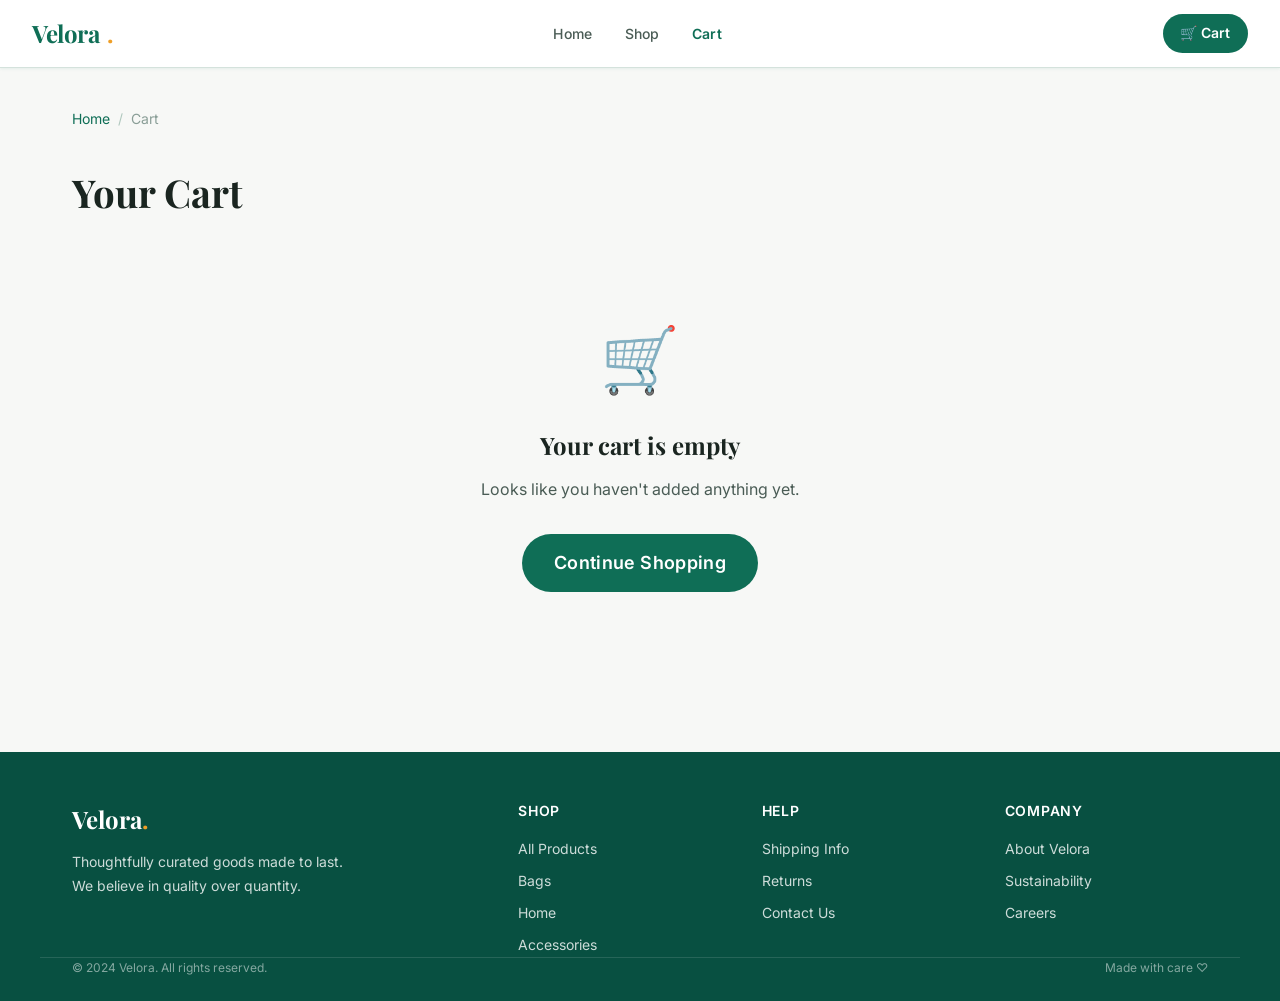
<file: cart.html>
<!DOCTYPE html>
<html lang="en">
<head>
  <meta charset="UTF-8">
  <meta name="viewport" content="width=device-width, initial-scale=1.0">
  <title>Your Cart — Velora</title>
  <link rel="preconnect" href="https://fonts.googleapis.com">
  <link href="https://fonts.googleapis.com/css2?family=Playfair+Display:wght@700&family=Inter:wght@400;500;600;700&display=swap" rel="stylesheet">
  <link rel="stylesheet" href="css/style.css">
  <link rel="stylesheet" href="css/animations.css">
  <link rel="stylesheet" href="css/responsive.css">
  <style>
    .page-title {
      font-family: var(--font-display);
      font-size: 2.4rem;
      margin-bottom: 0.25rem;
    }
    .cart-layout {
      display: grid;
      grid-template-columns: 1fr;
      gap: 2.5rem;
      align-items: start;
    }
    /* Cart Items */
    .cart-item {
      display: grid;
      grid-template-columns: 80px 1fr auto auto auto;
      align-items: center;
      gap: 1.25rem;
      padding: 1.25rem 0;
      border-bottom: 1px solid var(--color-border);
      transition: opacity 0.25s ease, transform 0.25s ease;
    }
    .cart-item:last-child { border-bottom: none; }
    .cart-item__image {
      width: 80px;
      height: 80px;
      border-radius: var(--radius-md);
      overflow: hidden;
      background: var(--color-surface-alt);
    }
    .cart-item__image img { width: 100%; height: 100%; object-fit: cover; }
    .cart-item__name { font-weight: 600; font-size: var(--font-size-md); margin-bottom: 2px; }
    .cart-item__price { font-size: var(--font-size-sm); color: var(--color-text-muted); }
    .cart-item__qty {
      display: flex;
      align-items: center;
      border: 1.5px solid var(--color-border);
      border-radius: var(--radius-full);
      overflow: hidden;
    }
    .qty-btn {
      width: 34px;
      height: 34px;
      display: flex;
      align-items: center;
      justify-content: center;
      background: none;
      border: none;
      cursor: pointer;
      font-size: 1.1rem;
      font-weight: 600;
      color: var(--color-text-primary);
      transition: background var(--transition);
    }
    .qty-btn:hover { background: var(--color-surface-alt); }
    .qty-val { min-width: 32px; text-align: center; font-weight: 600; }
    .cart-item__subtotal { font-weight: 700; font-size: var(--font-size-md); color: var(--color-primary); min-width: 70px; text-align: right; }
    .cart-item__remove {
      width: 32px;
      height: 32px;
      border-radius: 50%;
      border: none;
      background: none;
      cursor: pointer;
      color: var(--color-text-muted);
      font-size: 1rem;
      display: flex;
      align-items: center;
      justify-content: center;
      transition: background var(--transition), color var(--transition);
    }
    .cart-item__remove:hover { background: var(--color-error-bg); color: var(--color-error); }

    /* Cart Summary Card */
    .cart-summary {
      background: var(--color-surface);
      border: 1px solid var(--color-border);
      border-radius: var(--radius-xl);
      padding: 2rem;
    }
    .summary-title { font-family: var(--font-display); font-size: 1.4rem; margin-bottom: 1.5rem; }
    .summary-row {
      display: flex;
      justify-content: space-between;
      align-items: center;
      padding: 0.65rem 0;
      font-size: var(--font-size-sm);
      color: var(--color-text-secondary);
      border-bottom: 1px solid var(--color-border);
    }
    .summary-row:last-of-type { border-bottom: none; }
    .summary-total {
      display: flex;
      justify-content: space-between;
      align-items: center;
      padding: 1rem 0 0;
      font-weight: 700;
      font-size: 1.2rem;
      color: var(--color-text-primary);
      border-top: 2px solid var(--color-primary);
      margin-top: 0.5rem;
    }
    .summary-total span:last-child { color: var(--color-primary); }
    .shipping-note { font-size: var(--font-size-xs); color: var(--color-text-muted); margin-top: 0.75rem; text-align: center; }

    @media (max-width: 767px) {
      .cart-item { grid-template-columns: 64px 1fr; }
      .cart-item__qty, .cart-item__subtotal, .cart-item__remove { grid-column: 2; }
    }
  </style>
</head>
<body>
  <div id="navbar-container"></div>

  <main>
    <div class="container">
      <div style="padding: 2.5rem 0 0;">
        <div class="breadcrumb">
          <a href="index.html">Home</a>
          <span class="breadcrumb__sep">/</span>
          <span>Cart</span>
        </div>
        <h1 class="page-title">Your Cart</h1>
      </div>

      <!-- Empty State -->
      <div id="cart-empty" class="empty-state" style="display:none;">
        <div class="empty-state__icon">🛒</div>
        <h3 class="empty-state__title">Your cart is empty</h3>
        <p class="empty-state__text">Looks like you haven't added anything yet.</p>
        <a href="products.html" class="btn btn-primary btn-lg">Continue Shopping</a>
      </div>

      <!-- Cart Content -->
      <div id="cart-content" class="cart-layout" style="display:none; padding: 2rem 0;">
        <div>
          <div id="cart-items"></div>
          <div style="margin-top: 1.5rem;">
            <a href="products.html" class="btn btn-ghost">← Continue Shopping</a>
          </div>
        </div>
        <aside class="cart-summary">
          <h2 class="summary-title">Order Summary</h2>
          <div class="summary-row">
            <span>Subtotal</span>
            <span id="cart-subtotal">₹0.00</span>
          </div>
          <div class="summary-row">
            <span>Tax (10%)</span>
            <span id="cart-tax">₹0.00</span>
          </div>
          <div class="summary-row">
            <span>Shipping</span>
            <span style="color:var(--color-success); font-weight:600;">Free</span>
          </div>
          <div class="summary-total">
            <span>Total</span>
            <span id="cart-total">₹0.00</span>
          </div>
          <p class="shipping-note">🚚 Free shipping on orders over ₹1,999</p>
          <a href="checkout.html" class="btn btn-primary btn-full btn-lg" style="margin-top: 1.5rem;">
            Proceed to Checkout →
          </a>
        </aside>
      </div>
    </div>
  </main>

  <div id="footer-container"></div>

  <script src="js/main.js"></script>
  <script src="js/cart.js"></script>
  <script>
    document.addEventListener('DOMContentLoaded', renderCartPage);
  </script>
</body>
</html>
</file>
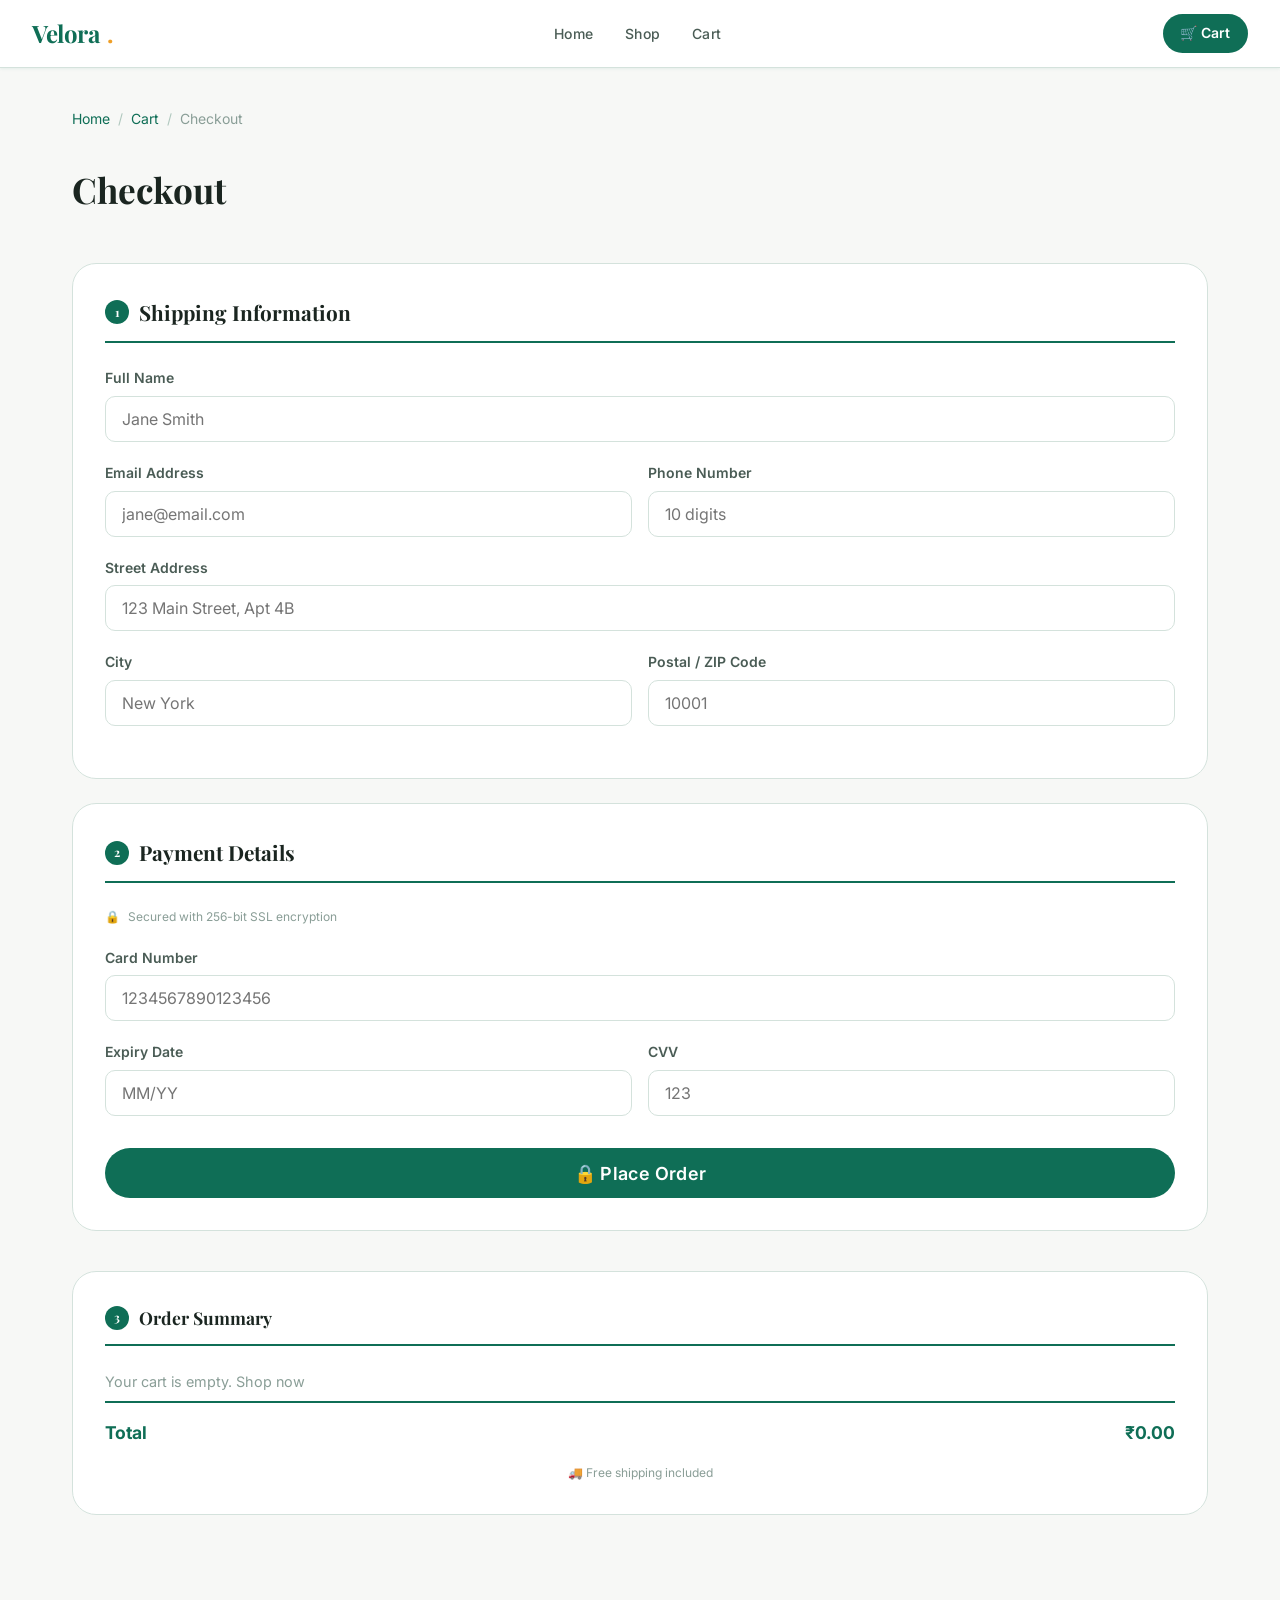
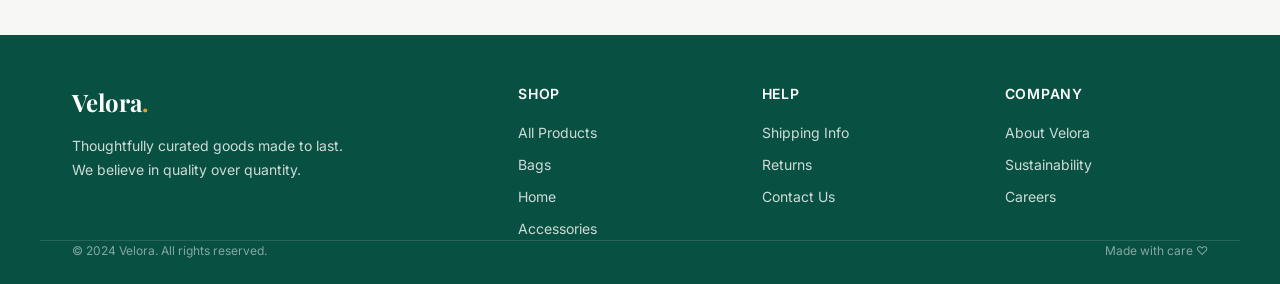
<file: checkout.html>
<!DOCTYPE html>
<html lang="en">
<head>
  <meta charset="UTF-8">
  <meta name="viewport" content="width=device-width, initial-scale=1.0">
  <title>Checkout — Velora</title>
  <link rel="preconnect" href="https://fonts.googleapis.com">
  <link href="https://fonts.googleapis.com/css2?family=Playfair+Display:wght@700&family=Inter:wght@400;500;600;700&display=swap" rel="stylesheet">
  <link rel="stylesheet" href="css/style.css">
  <link rel="stylesheet" href="css/animations.css">
  <link rel="stylesheet" href="css/responsive.css">
  <style>
    .checkout-layout {
      display: grid;
      grid-template-columns: 1fr;
      gap: 2.5rem;
      padding: 2.5rem 0;
      align-items: start;
    }
    .checkout-card {
      background: var(--color-surface);
      border: 1px solid var(--color-border);
      border-radius: var(--radius-xl);
      padding: 2rem;
    }
    .checkout-section-title {
      font-family: var(--font-display);
      font-size: 1.3rem;
      margin-bottom: 1.5rem;
      padding-bottom: 0.75rem;
      border-bottom: 2px solid var(--color-primary);
      display: flex;
      align-items: center;
      gap: 0.6rem;
    }
    .form-row { display: grid; grid-template-columns: 1fr; gap: 0; }
    .secure-badge {
      display: flex;
      align-items: center;
      gap: 8px;
      font-size: var(--font-size-xs);
      color: var(--color-text-muted);
      margin-bottom: 1.25rem;
    }
    .secure-badge span { color: var(--color-success); }
    .order-summary-item {
      display: flex;
      justify-content: space-between;
      padding: 0.65rem 0;
      font-size: var(--font-size-sm);
      border-bottom: 1px solid var(--color-border);
    }
    .order-summary-item:last-child { border-bottom: none; }
    .order-total {
      display: flex;
      justify-content: space-between;
      font-weight: 700;
      font-size: 1.1rem;
      padding: 1rem 0 0;
      border-top: 2px solid var(--color-primary);
      margin-top: 0.5rem;
      color: var(--color-primary);
    }
    .step-label {
      background: var(--color-primary);
      color: white;
      width: 24px;
      height: 24px;
      border-radius: 50%;
      display: flex;
      align-items: center;
      justify-content: center;
      font-size: 0.75rem;
      font-weight: 700;
    }
  </style>
</head>
<body>
  <div id="navbar-container"></div>

  <main>
    <div class="container">
      <div style="padding: 2.5rem 0 0;">
        <div class="breadcrumb">
          <a href="index.html">Home</a>
          <span class="breadcrumb__sep">/</span>
          <a href="cart.html">Cart</a>
          <span class="breadcrumb__sep">/</span>
          <span>Checkout</span>
        </div>
        <h1 style="font-family: var(--font-display); font-size: 2.2rem; margin-bottom: 0.25rem;">Checkout</h1>
      </div>

      <div class="checkout-layout" id="checkout-layout">
        <form id="checkout-form" onsubmit="handleCheckoutSubmit(event)" novalidate>
          <!-- Shipping Info -->
          <div class="checkout-card" style="margin-bottom: 1.5rem;">
            <h2 class="checkout-section-title">
              <span class="step-label">1</span> Shipping Information
            </h2>
            <div class="form-group">
              <label class="form-label" for="fullName">Full Name</label>
              <input class="form-input" type="text" id="fullName" name="fullName" autocomplete="name" placeholder="Jane Smith">
              <p class="error-msg" id="fullName-error"></p>
            </div>
            <div class="form-row">
              <div class="form-group">
                <label class="form-label" for="email">Email Address</label>
                <input class="form-input" type="email" id="email" name="email" autocomplete="email" placeholder="jane@email.com">
                <p class="error-msg" id="email-error"></p>
              </div>
              <div class="form-group">
                <label class="form-label" for="phone">Phone Number</label>
                <input class="form-input" type="tel" id="phone" name="phone" autocomplete="tel" placeholder="10 digits">
                <p class="error-msg" id="phone-error"></p>
              </div>
            </div>
            <div class="form-group">
              <label class="form-label" for="street">Street Address</label>
              <input class="form-input" type="text" id="street" name="street" autocomplete="street-address" placeholder="123 Main Street, Apt 4B">
              <p class="error-msg" id="street-error"></p>
            </div>
            <div class="form-row">
              <div class="form-group">
                <label class="form-label" for="city">City</label>
                <input class="form-input" type="text" id="city" name="city" autocomplete="address-level2" placeholder="New York">
                <p class="error-msg" id="city-error"></p>
              </div>
              <div class="form-group">
                <label class="form-label" for="postal">Postal / ZIP Code</label>
                <input class="form-input" type="text" id="postal" name="postal" autocomplete="postal-code" placeholder="10001">
                <p class="error-msg" id="postal-error"></p>
              </div>
            </div>
          </div>

          <!-- Payment -->
          <div class="checkout-card">
            <h2 class="checkout-section-title">
              <span class="step-label">2</span> Payment Details
            </h2>
            <p class="secure-badge"><span>🔒</span> Secured with 256-bit SSL encryption</p>
            <div class="form-group">
              <label class="form-label" for="cardNumber">Card Number</label>
              <input class="form-input" type="text" id="cardNumber" name="cardNumber" maxlength="16" placeholder="1234567890123456">
              <p class="error-msg" id="cardNumber-error"></p>
            </div>
            <div class="form-row">
              <div class="form-group">
                <label class="form-label" for="expiry">Expiry Date</label>
                <input class="form-input" type="text" id="expiry" name="expiry" maxlength="5" placeholder="MM/YY">
                <p class="error-msg" id="expiry-error"></p>
              </div>
              <div class="form-group">
                <label class="form-label" for="cvv">CVV</label>
                <input class="form-input" type="text" id="cvv" name="cvv" maxlength="3" placeholder="123">
                <p class="error-msg" id="cvv-error"></p>
              </div>
            </div>
            <button type="submit" class="btn btn-primary btn-full btn-lg" style="margin-top: 0.75rem;">
              🔒 Place Order
            </button>
          </div>
        </form>

        <!-- Order Summary -->
        <aside class="checkout-card" id="order-summary-aside">
          <h2 class="checkout-section-title" style="font-size:1.1rem;">
            <span class="step-label">3</span> Order Summary
          </h2>
          <div id="checkout-items"></div>
          <div class="order-total">
            <span>Total</span>
            <span id="checkout-total">₹0.00</span>
          </div>
          <p style="font-size:var(--font-size-xs); color:var(--color-text-muted); margin-top:1rem; text-align:center;">
            🚚 Free shipping included
          </p>
        </aside>
      </div>
    </div>
  </main>

  <div id="footer-container"></div>

  <script src="js/main.js"></script>
  <script src="js/cart.js"></script>
  <script src="js/validation.js"></script>
  <script>
    /* Render order summary sidebar */
    function renderOrderSummary() {
      const container = document.getElementById('checkout-items');
      const totalEl = document.getElementById('checkout-total');
      const cart = getCart();

      if (!container) return;

      if (cart.length === 0) {
        container.innerHTML = '<p style="color:var(--color-text-muted); font-size:0.9rem;">Your cart is empty. <a href="products.html">Shop now</a></p>';
        return;
      }

      container.innerHTML = cart.map(item => `
        <div class="order-summary-item">
          <span>${item.name} <strong>×${item.quantity}</strong></span>
          <span>₹${(item.price * item.quantity).toFixed(2)}</span>
        </div>
      `).join('');

      const subtotal = getCartSubtotal();
      const total = subtotal * 1.1;
      if (totalEl) totalEl.textContent = `₹${total.toFixed(2)}`;
    }

    /* Auto-format expiry date MM/YY */
    document.addEventListener('DOMContentLoaded', () => {
      renderOrderSummary();
      const expiryInput = document.getElementById('expiry');
      if (expiryInput) {
        expiryInput.addEventListener('input', function () {
          let val = this.value.replace(/\D/g, '');
          if (val.length >= 3) val = val.slice(0, 2) + '/' + val.slice(2, 4);
          this.value = val;
        });
      }
    });
  </script>
</body>
</html>
</file>
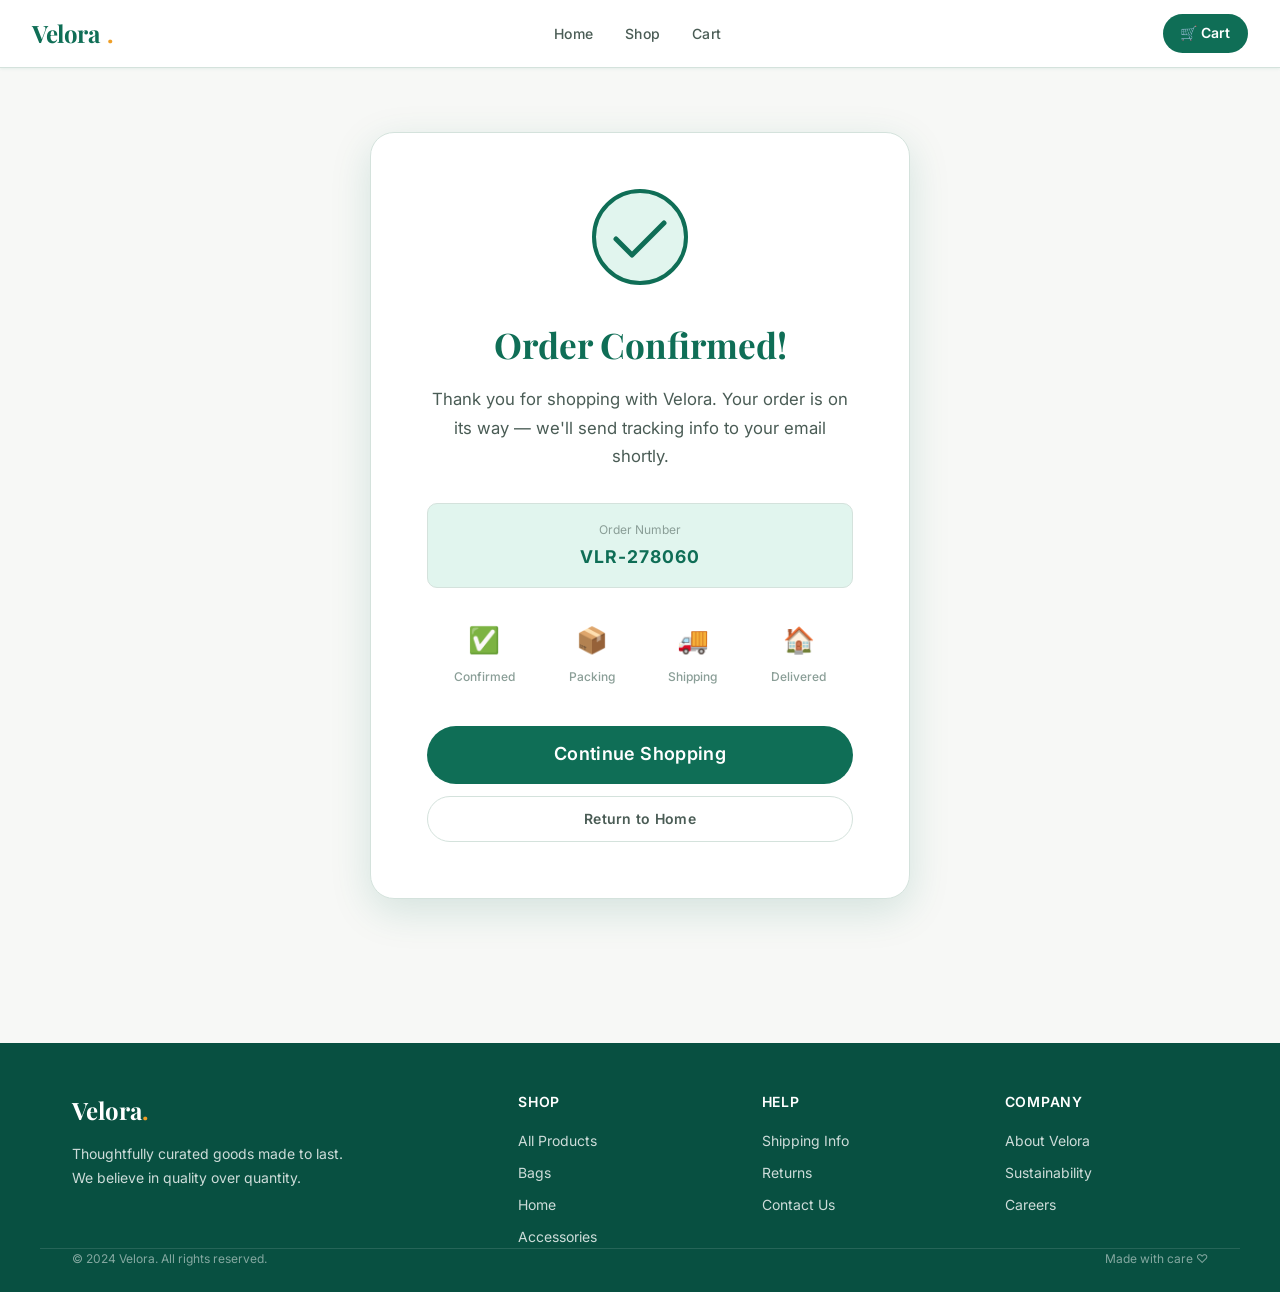
<file: confirmation.html>
<!DOCTYPE html>
<html lang="en">
<head>
  <meta charset="UTF-8">
  <meta name="viewport" content="width=device-width, initial-scale=1.0">
  <title>Order Confirmed — Velora</title>
  <link rel="preconnect" href="https://fonts.googleapis.com">
  <link href="https://fonts.googleapis.com/css2?family=Playfair+Display:wght@700&family=Inter:wght@400;500;600;700&display=swap" rel="stylesheet">
  <link rel="stylesheet" href="css/style.css">
  <link rel="stylesheet" href="css/animations.css">
  <link rel="stylesheet" href="css/responsive.css">
  <style>
    .confirm-page {
      min-height: 80vh;
      display: flex;
      align-items: center;
      justify-content: center;
      padding: 4rem 2rem;
    }
    .confirm-card {
      background: var(--color-surface);
      border: 1px solid var(--color-border);
      border-radius: var(--radius-xl);
      padding: 3.5rem;
      max-width: 540px;
      width: 100%;
      text-align: center;
      box-shadow: var(--shadow-lg);
    }
    .confirm-icon {
      width: 96px;
      height: 96px;
      margin: 0 auto 2rem;
      animation: confirmCircle 0.5s cubic-bezier(0.34, 1.56, 0.64, 1) both;
    }
    .confirm-title {
      font-family: var(--font-display);
      font-size: 2.2rem;
      color: var(--color-primary);
      margin-bottom: 0.75rem;
    }
    .confirm-subtitle { font-size: 1.05rem; color: var(--color-text-secondary); margin-bottom: 2rem; line-height: 1.7; }
    .confirm-order-num {
      background: var(--color-success-bg);
      border: 1px solid var(--color-border);
      border-radius: var(--radius-md);
      padding: 1rem 1.5rem;
      margin-bottom: 2rem;
    }
    .confirm-order-num p { font-size: var(--font-size-xs); color: var(--color-text-muted); margin-bottom: 4px; }
    .confirm-order-num span { font-weight: 700; font-size: 1.1rem; color: var(--color-primary); letter-spacing: 0.06em; }
    .confirm-steps {
      display: flex;
      justify-content: space-around;
      margin-bottom: 2.5rem;
      text-align: center;
    }
    .confirm-step__icon { font-size: 1.6rem; margin-bottom: 0.35rem; }
    .confirm-step__label { font-size: 0.75rem; color: var(--color-text-muted); font-weight: 500; }
    .confirm-actions { display: flex; flex-direction: column; gap: 0.75rem; }
  </style>
</head>
<body>
  <div id="navbar-container"></div>

  <main>
    <div class="confirm-page">
      <div class="confirm-card">
        <div class="confirm-icon">
          <svg viewBox="0 0 96 96" fill="none" xmlns="http://www.w3.org/2000/svg">
            <circle cx="48" cy="48" r="46" fill="#E1F5EE" stroke="#0F6E56" stroke-width="4"/>
            <path class="confirm-check" d="M24 50 L40 66 L72 34" stroke="#0F6E56" stroke-width="5" stroke-linecap="round" stroke-linejoin="round" fill="none" stroke-dasharray="100" stroke-dashoffset="0"/>
          </svg>
        </div>
        <h1 class="confirm-title">Order Confirmed!</h1>
        <p class="confirm-subtitle">Thank you for shopping with Velora. Your order is on its way — we'll send tracking info to your email shortly.</p>

        <div class="confirm-order-num">
          <p>Order Number</p>
          <span id="order-number">VLR-000000</span>
        </div>

        <div class="confirm-steps">
          <div>
            <div class="confirm-step__icon">✅</div>
            <div class="confirm-step__label">Confirmed</div>
          </div>
          <div>
            <div class="confirm-step__icon">📦</div>
            <div class="confirm-step__label">Packing</div>
          </div>
          <div>
            <div class="confirm-step__icon">🚚</div>
            <div class="confirm-step__label">Shipping</div>
          </div>
          <div>
            <div class="confirm-step__icon">🏠</div>
            <div class="confirm-step__label">Delivered</div>
          </div>
        </div>

        <div class="confirm-actions">
          <a href="products.html" class="btn btn-primary btn-lg">Continue Shopping</a>
          <a href="index.html" class="btn btn-ghost">Return to Home</a>
        </div>
      </div>
    </div>
  </main>

  <div id="footer-container"></div>

  <script src="js/main.js"></script>
  <script src="js/cart.js"></script>
  <script>
    /* Generate a fake order number */
    document.addEventListener('DOMContentLoaded', () => {
      const orderNum = 'VLR-' + Math.floor(100000 + Math.random() * 900000);
      const el = document.getElementById('order-number');
      if (el) el.textContent = orderNum;
    });
  </script>
</body>
</html>
</file>
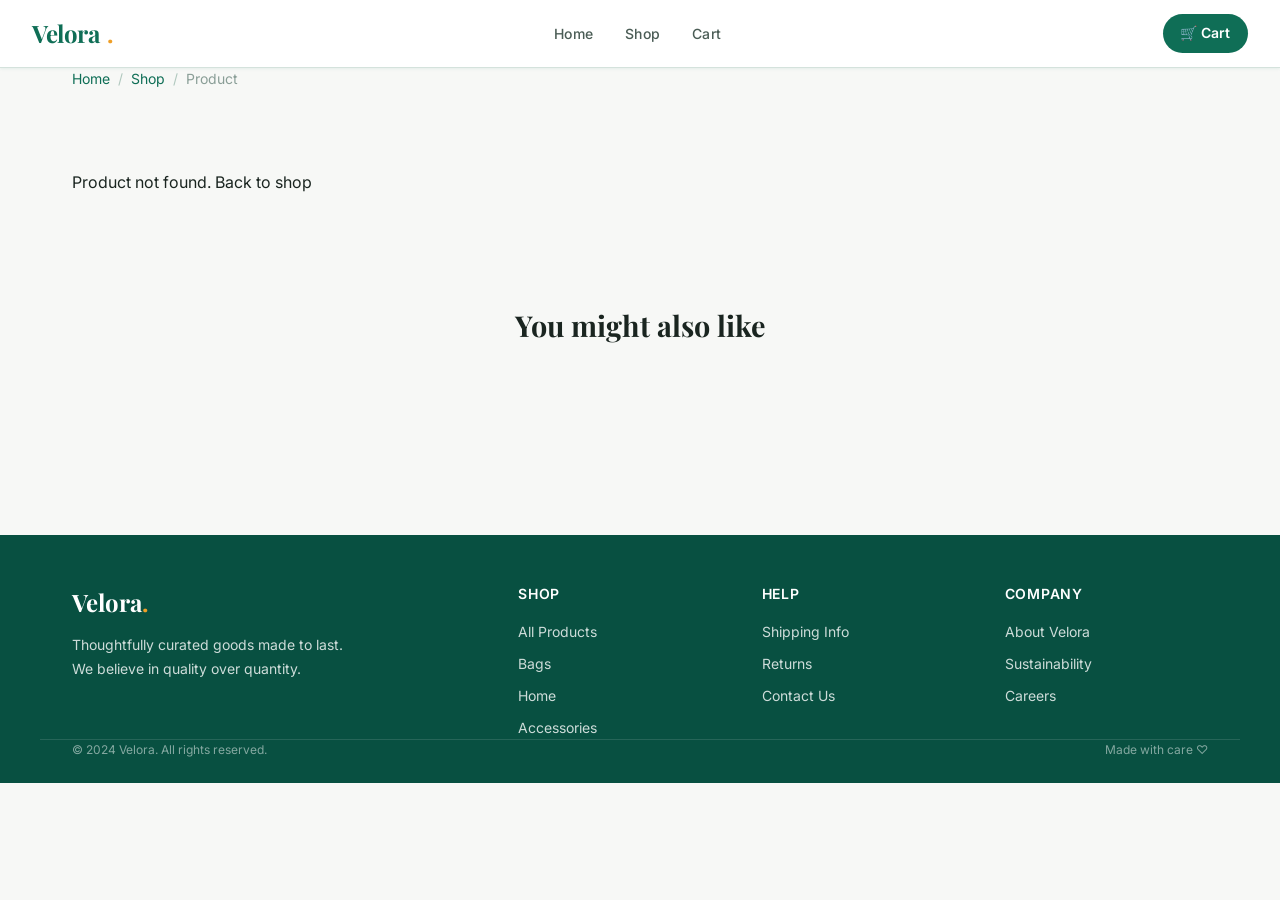
<file: product-detail.html>
<!DOCTYPE html>
<html lang="en">
<head>
  <meta charset="UTF-8">
  <meta name="viewport" content="width=device-width, initial-scale=1.0">
  <title>Product — Velora</title>
  <link rel="preconnect" href="https://fonts.googleapis.com">
  <link href="https://fonts.googleapis.com/css2?family=Playfair+Display:wght@700&family=Inter:wght@400;500;600;700&display=swap" rel="stylesheet">
  <link rel="stylesheet" href="css/style.css">
  <link rel="stylesheet" href="css/animations.css">
  <link rel="stylesheet" href="css/responsive.css">
  <style>
    .product-detail__layout {
      display: grid;
      grid-template-columns: 1fr 1fr;
      gap: 4rem;
      align-items: start;
      padding: 3rem 0;
    }
    .product-detail__image {
      border-radius: var(--radius-xl);
      overflow: hidden;
      aspect-ratio: 1;
      background: var(--color-surface-alt);
    }
    .product-detail__image img { width: 100%; height: 100%; object-fit: cover; }
    .product-detail__category {
      font-size: var(--font-size-xs);
      font-weight: 700;
      text-transform: uppercase;
      letter-spacing: 0.1em;
      color: var(--color-primary);
      margin-bottom: 0.75rem;
      display: flex;
      align-items: center;
      gap: 0.5rem;
    }
    .product-detail__name {
      font-family: var(--font-display);
      font-size: 2.4rem;
      font-weight: 700;
      line-height: 1.15;
      margin-bottom: 1rem;
    }
    .product-detail__rating {
      display: flex;
      align-items: center;
      gap: 8px;
      margin-bottom: 1.25rem;
      font-size: 1.1rem;
      color: var(--color-accent);
    }
    .rating-count { color: var(--color-text-muted); font-size: 0.85rem; }
    .product-detail__price {
      font-size: 2rem;
      font-weight: 700;
      color: var(--color-primary);
      margin-bottom: 0.5rem;
      display: flex;
      align-items: baseline;
      gap: 0.75rem;
    }
    .product-detail__original {
      font-size: 1.2rem;
      color: var(--color-text-muted);
      text-decoration: line-through;
      font-weight: 400;
    }
    .product-detail__desc { color: var(--color-text-secondary); line-height: 1.8; margin-bottom: 2rem; font-size: 1.05rem; }
    .qty-control {
      display: flex;
      align-items: center;
      gap: 1rem;
      margin-bottom: 1.5rem;
    }
    .qty-label { font-weight: 600; font-size: var(--font-size-sm); color: var(--color-text-secondary); }
    .qty-btns {
      display: flex;
      align-items: center;
      border: 1.5px solid var(--color-border);
      border-radius: var(--radius-full);
      overflow: hidden;
    }
    .qty-btn {
      width: 40px;
      height: 40px;
      display: flex;
      align-items: center;
      justify-content: center;
      font-size: 1.2rem;
      font-weight: 600;
      background: none;
      border: none;
      cursor: pointer;
      color: var(--color-text-primary);
      transition: background var(--transition);
    }
    .qty-btn:hover { background: var(--color-surface-alt); }
    .qty-num {
      min-width: 44px;
      text-align: center;
      font-weight: 600;
      font-size: 1rem;
    }
    .add-actions { display: flex; gap: 1rem; flex-wrap: wrap; }
    .product-detail__features {
      margin-top: 2.5rem;
      border-top: 1px solid var(--color-border);
      padding-top: 1.75rem;
    }
    .product-detail__features h3 { font-weight: 600; margin-bottom: 1rem; }
    .feature-list { display: flex; flex-direction: column; gap: 0.6rem; }
    .feature-item {
      display: flex;
      align-items: center;
      gap: 10px;
      font-size: var(--font-size-sm);
      color: var(--color-text-secondary);
    }
    .feature-icon { color: var(--color-primary); font-size: 1rem; }
  </style>
</head>
<body>
  <div id="navbar-container"></div>

  <main>
    <div class="container">
      <div class="breadcrumb">
        <a href="index.html">Home</a>
        <span class="breadcrumb__sep">/</span>
        <a href="products.html">Shop</a>
        <span class="breadcrumb__sep">/</span>
        <span id="breadcrumb-name">Product</span>
      </div>

      <div class="product-detail__layout" id="product-detail-layout">
        <p style="color:var(--color-text-muted)">Loading product...</p>
      </div>
    </div>

    <!-- Related Products -->
    <section class="section">
      <div class="container">
        <div class="section__header">
          <h2 class="section__title" style="font-size:1.8rem;">You might also like</h2>
        </div>
        <div class="product-grid" id="related-products"></div>
      </div>
    </section>
  </main>

  <div id="footer-container"></div>

  <script src="js/main.js"></script>
  <script src="js/cart.js"></script>
  <script src="js/products.js"></script>
  <script>
    let currentQty = 1;

    /* Load product from URL param */
    function loadProductDetail() {
      const params = new URLSearchParams(window.location.search);
      const id = parseInt(params.get('id'));
      const product = PRODUCTS.find(p => p.id === id);
      const layout = document.getElementById('product-detail-layout');

      if (!product || !layout) {
        layout.innerHTML = '<p>Product not found. <a href="products.html">Back to shop</a></p>';
        return;
      }

      document.title = `${product.name} — Velora`;
      const el = document.getElementById('breadcrumb-name');
      if (el) el.textContent = product.name;

      layout.innerHTML = `
        <div class="product-detail__image">
          <img src="${product.imageUrl}" alt="${product.name}">
        </div>
        <div class="product-detail__info">
          <p class="product-detail__category">
            ${product.category}
            ${product.badge ? `<span class="product-card__badge" style="position:static;">${product.badge}</span>` : ''}
          </p>
          <h1 class="product-detail__name">${product.name}</h1>
          <div class="product-detail__rating">
            ${renderStars(product.rating)}
            <span class="rating-count">${product.rating} (${product.reviews} reviews)</span>
          </div>
          <div class="product-detail__price">
            ₹${product.price.toFixed(2)}
            ${product.originalPrice ? `<span class="product-detail__original">₹${product.originalPrice.toFixed(2)}</span>` : ''}
          </div>
          <p class="product-detail__desc">${product.description}</p>
          <div class="qty-control">
            <span class="qty-label">Quantity:</span>
            <div class="qty-btns">
              <button class="qty-btn" onclick="changeDetailQty(-1)">−</button>
              <span class="qty-num" id="detail-qty">1</span>
              <button class="qty-btn" onclick="changeDetailQty(1)">+</button>
            </div>
          </div>
          <div class="add-actions">
            <button class="btn btn-primary btn-lg btn-add-to-cart" onclick="addProductToCart(${product.id}, this)">
              Add to Cart
            </button>
            <a href="cart.html" class="btn btn-outline btn-lg">View Cart</a>
          </div>
          <div class="product-detail__features">
            <h3>Why Velora?</h3>
            <div class="feature-list">
              <div class="feature-item"><span class="feature-icon">♻</span> Responsibly sourced materials</div>
              <div class="feature-item"><span class="feature-icon">🚚</span> Free shipping over ₹1,999</div>
              <div class="feature-item"><span class="feature-icon">↩</span> 30-day free returns</div>
              <div class="feature-item"><span class="feature-icon">🔒</span> Secure checkout</div>
            </div>
          </div>
        </div>
      `;

      // Related products (same category, exclude current)
      const related = PRODUCTS.filter(p => p.category === product.category && p.id !== product.id).slice(0, 3);
      renderProducts('related-products', related.length ? related : PRODUCTS.filter(p => p.id !== product.id).slice(0, 3));
    }

    /* Change quantity on detail page */
    function changeDetailQty(delta) {
      currentQty = Math.max(1, currentQty + delta);
      const el = document.getElementById('detail-qty');
      if (el) el.textContent = currentQty;
    }

    /* Add to cart from detail page */
    function addProductToCart(id, btnEl) {
      const product = PRODUCTS.find(p => p.id === id);
      if (!product) return;
      for (let i = 0; i < currentQty; i++) {
        addToCart({ id: product.id, name: product.name, price: product.price, quantity: 1, imageUrl: product.imageUrl });
      }
      if (btnEl) {
        btnEl.classList.add('pulse');
        btnEl.textContent = `✓ ${currentQty > 1 ? currentQty + 'x ' : ''}Added!`;
        setTimeout(() => {
          btnEl.classList.remove('pulse');
          btnEl.textContent = 'Add to Cart';
        }, 1600);
      }
      showToast(`${product.name} × ${currentQty} added to cart`);
    }

    document.addEventListener('DOMContentLoaded', loadProductDetail);
  </script>
</body>
</html>
</file>
<file: css/style.css>
/* === VELORA GLOBAL STYLES === */

/* === CSS CUSTOM PROPERTIES === */
:root {
  --color-primary: #0F6E56;
  --color-primary-dark: #085041;
  --color-primary-light: #1D9E75;
  --color-accent: #EF9F27;
  --color-accent-dark: #BA7517;
  --color-accent-light: #FAC775;
  --color-bg: #F7F8F6;
  --color-surface: #FFFFFF;
  --color-surface-alt: #F1F5F3;
  --color-text-primary: #1A2520;
  --color-text-secondary: #4A5C55;
  --color-text-muted: #8A9E97;
  --color-border: #D4E2DC;
  --color-border-dark: #B0C8BE;
  --color-success: #1D9E75;
  --color-error: #C0392B;
  --color-error-bg: #FDEDEC;
  --color-success-bg: #E1F5EE;
  --font-display: 'Playfair Display', serif;
  --font-body: 'Inter', sans-serif;
  --font-size-xs: 0.75rem;
  --font-size-sm: 0.875rem;
  --font-size-base: 1rem;
  --font-size-md: 1.125rem;
  --font-size-lg: 1.25rem;
  --font-size-xl: 1.5rem;
  --font-size-2xl: 2rem;
  --font-size-3xl: 2.75rem;
  --font-size-4xl: 3.5rem;
  --radius-sm: 6px;
  --radius-md: 10px;
  --radius-lg: 16px;
  --radius-xl: 24px;
  --radius-full: 9999px;
  --shadow-sm: 0 1px 3px rgba(15,110,86,0.08);
  --shadow-md: 0 4px 16px rgba(15,110,86,0.12);
  --shadow-lg: 0 12px 40px rgba(15,110,86,0.15);
  --transition: 0.25s cubic-bezier(0.4, 0, 0.2, 1);
}

/* === RESET & BASE === */
*, *::before, *::after { box-sizing: border-box; margin: 0; padding: 0; }
html { scroll-behavior: smooth; }
body {
  font-family: var(--font-body);
  font-size: var(--font-size-base);
  color: var(--color-text-primary);
  background: var(--color-bg);
  line-height: 1.6;
  -webkit-font-smoothing: antialiased;
}
img { max-width: 100%; display: block; }
a { text-decoration: none; color: inherit; }
button { cursor: pointer; border: none; background: none; font-family: inherit; }
ul { list-style: none; }

/* === NAVBAR === */
.navbar {
  position: sticky;
  top: 0;
  z-index: 100;
  background: var(--color-surface);
  border-bottom: 1px solid var(--color-border);
  padding: 0 2rem;
  display: flex;
  align-items: center;
  justify-content: space-between;
  height: 68px;
  box-shadow: var(--shadow-sm);
}
.navbar__logo {
  font-family: var(--font-display);
  font-size: var(--font-size-xl);
  font-weight: 700;
  color: var(--color-primary);
  letter-spacing: -0.5px;
  display: flex;
  align-items: center;
  gap: 8px;
}
.navbar__logo span { color: var(--color-accent); }
.navbar__links {
  display: flex;
  align-items: center;
  gap: 2rem;
}
.navbar__links a {
  font-size: var(--font-size-sm);
  font-weight: 500;
  color: var(--color-text-secondary);
  transition: color var(--transition);
  letter-spacing: 0.02em;
}
.navbar__links a:hover { color: var(--color-primary); }
.navbar__links a.active { color: var(--color-primary); font-weight: 600; }
.navbar__actions {
  display: flex;
  align-items: center;
  gap: 1rem;
}
.cart-btn {
  position: relative;
  display: flex;
  align-items: center;
  gap: 6px;
  background: var(--color-primary);
  color: white;
  padding: 0.5rem 1.1rem;
  border-radius: var(--radius-full);
  font-size: var(--font-size-sm);
  font-weight: 600;
  transition: background var(--transition), transform var(--transition);
}
.cart-btn:hover { background: var(--color-primary-dark); transform: translateY(-1px); }
.cart-badge {
  position: absolute;
  top: -7px;
  right: -7px;
  background: var(--color-accent);
  color: var(--color-text-primary);
  font-size: 10px;
  font-weight: 700;
  width: 20px;
  height: 20px;
  border-radius: 50%;
  display: flex;
  align-items: center;
  justify-content: center;
  border: 2px solid white;
}
.hamburger {
  display: none;
  flex-direction: column;
  gap: 5px;
  background: none;
  border: none;
  cursor: pointer;
  padding: 4px;
}
.hamburger span {
  display: block;
  width: 24px;
  height: 2px;
  background: var(--color-text-primary);
  border-radius: 2px;
  transition: transform var(--transition), opacity var(--transition);
}
.mobile-menu {
  display: none;
  flex-direction: column;
  position: fixed;
  top: 68px;
  left: 0;
  right: 0;
  background: var(--color-surface);
  padding: 1.5rem 2rem;
  gap: 1.25rem;
  border-bottom: 1px solid var(--color-border);
  box-shadow: var(--shadow-md);
  z-index: 99;
  max-height: 0;
  overflow: hidden;
}
.mobile-menu.open {
  display: flex;
  max-height: 400px;
}
.mobile-menu a {
  font-size: var(--font-size-md);
  font-weight: 500;
  color: var(--color-text-secondary);
  padding: 0.5rem 0;
  border-bottom: 1px solid var(--color-border);
}
.mobile-menu a:last-child { border-bottom: none; }

/* === FOOTER === */
footer {
  background: var(--color-primary-dark);
  color: rgba(255,255,255,0.8);
  padding: 3rem 2rem 1.5rem;
  margin-top: 5rem;
}
.footer__grid {
  max-width: 1200px;
  margin: 0 auto;
  display: grid;
  grid-template-columns: 2fr 1fr 1fr 1fr;
  gap: 2.5rem;
  padding-bottom: 2.5rem;
  border-bottom: 1px solid rgba(255,255,255,0.12);
}
.footer__brand {
  font-family: var(--font-display);
  font-size: var(--font-size-xl);
  color: white;
  font-weight: 700;
  margin-bottom: 0.75rem;
}
.footer__brand span { color: var(--color-accent); }
.footer__desc { font-size: var(--font-size-sm); line-height: 1.7; max-width: 280px; }
.footer__heading { font-weight: 600; color: white; font-size: var(--font-size-sm); margin-bottom: 1rem; letter-spacing: 0.05em; text-transform: uppercase; }
.footer__links { display: flex; flex-direction: column; gap: 0.6rem; }
.footer__links a { font-size: var(--font-size-sm); transition: color var(--transition); }
.footer__links a:hover { color: var(--color-accent); }
.footer__bottom {
  max-width: 1200px;
  margin: 1.5rem auto 0;
  display: flex;
  justify-content: space-between;
  align-items: center;
  font-size: var(--font-size-xs);
  color: rgba(255,255,255,0.5);
}

/* === BUTTONS === */
.btn {
  display: inline-flex;
  align-items: center;
  justify-content: center;
  gap: 8px;
  padding: 0.7rem 1.5rem;
  border-radius: var(--radius-full);
  font-weight: 600;
  font-size: var(--font-size-sm);
  transition: all var(--transition);
  cursor: pointer;
  border: none;
  font-family: inherit;
  letter-spacing: 0.02em;
}
.btn-primary {
  background: var(--color-primary);
  color: white;
}
.btn-primary:hover { background: var(--color-primary-dark); transform: translateY(-2px); box-shadow: var(--shadow-md); }
.btn-accent {
  background: var(--color-accent);
  color: var(--color-text-primary);
}
.btn-accent:hover { background: var(--color-accent-dark); transform: translateY(-2px); }
.btn-outline {
  background: transparent;
  border: 2px solid var(--color-primary);
  color: var(--color-primary);
}
.btn-outline:hover { background: var(--color-primary); color: white; }
.btn-ghost {
  background: transparent;
  color: var(--color-text-secondary);
  border: 1px solid var(--color-border);
}
.btn-ghost:hover { background: var(--color-surface-alt); color: var(--color-text-primary); }
.btn-sm { padding: 0.45rem 1rem; font-size: var(--font-size-xs); }
.btn-lg { padding: 0.9rem 2rem; font-size: var(--font-size-md); }
.btn-full { width: 100%; }

/* === PRODUCT CARD === */
.product-card {
  background: var(--color-surface);
  border-radius: var(--radius-lg);
  overflow: hidden;
  border: 1px solid var(--color-border);
  transition: transform var(--transition), box-shadow var(--transition);
  display: flex;
  flex-direction: column;
}
.product-card:hover {
  transform: translateY(-6px);
  box-shadow: var(--shadow-lg);
}
.product-card__image {
  position: relative;
  aspect-ratio: 4/3;
  overflow: hidden;
  background: var(--color-surface-alt);
}
.product-card__image img {
  width: 100%;
  height: 100%;
  object-fit: cover;
  transition: transform 0.4s ease;
}
.product-card:hover .product-card__image img { transform: scale(1.06); }
.product-card__badge {
  position: absolute;
  top: 12px;
  left: 12px;
  background: var(--color-accent);
  color: var(--color-text-primary);
  font-size: 11px;
  font-weight: 700;
  padding: 3px 10px;
  border-radius: var(--radius-full);
  text-transform: uppercase;
  letter-spacing: 0.05em;
}
.product-card__body { padding: 1.25rem; flex: 1; display: flex; flex-direction: column; }
.product-card__category {
  font-size: var(--font-size-xs);
  color: var(--color-primary);
  font-weight: 600;
  text-transform: uppercase;
  letter-spacing: 0.08em;
  margin-bottom: 0.4rem;
}
.product-card__name {
  font-weight: 600;
  font-size: var(--font-size-md);
  color: var(--color-text-primary);
  margin-bottom: 0.5rem;
  line-height: 1.4;
}
.product-card__price {
  font-size: var(--font-size-lg);
  font-weight: 700;
  color: var(--color-primary);
  margin-bottom: 1rem;
  margin-top: auto;
}
.product-card__price .original-price {
  font-size: var(--font-size-sm);
  color: var(--color-text-muted);
  text-decoration: line-through;
  font-weight: 400;
  margin-left: 6px;
}
.product-card__footer { display: flex; gap: 8px; padding: 0 1.25rem 1.25rem; }

/* === PRODUCT GRID === */
.product-grid {
  display: grid;
  grid-template-columns: 1fr;
  gap: 1.5rem;
}

/* === SECTION === */
.section { padding: 4rem 0; }
.section__header { text-align: center; margin-bottom: 3rem; }
.section__eyebrow {
  display: inline-block;
  font-size: var(--font-size-xs);
  font-weight: 700;
  text-transform: uppercase;
  letter-spacing: 0.12em;
  color: var(--color-primary);
  margin-bottom: 0.75rem;
  background: var(--color-success-bg);
  padding: 4px 14px;
  border-radius: var(--radius-full);
}
.section__title {
  font-family: var(--font-display);
  font-size: var(--font-size-3xl);
  font-weight: 700;
  color: var(--color-text-primary);
  line-height: 1.2;
  margin-bottom: 1rem;
}
.section__subtitle { font-size: var(--font-size-md); color: var(--color-text-secondary); max-width: 560px; margin: 0 auto; }

/* === CONTAINER === */
.container { max-width: 1200px; margin: 0 auto; padding: 0 2rem; }

/* === FORM === */
.form-group { margin-bottom: 1.25rem; }
.form-label { display: block; font-weight: 600; font-size: var(--font-size-sm); color: var(--color-text-secondary); margin-bottom: 0.4rem; }
.form-input {
  width: 100%;
  padding: 0.75rem 1rem;
  border: 1.5px solid var(--color-border);
  border-radius: var(--radius-md);
  font-size: var(--font-size-base);
  font-family: inherit;
  color: var(--color-text-primary);
  background: var(--color-surface);
  transition: border-color var(--transition), box-shadow var(--transition);
  outline: none;
}
.form-input:focus { border-color: var(--color-primary); box-shadow: 0 0 0 3px rgba(15,110,86,0.12); }
.form-input.valid { border-color: var(--color-success); background: #F8FDF9; }
.form-input.error { border-color: var(--color-error); background: var(--color-error-bg); }
.error-msg { font-size: var(--font-size-xs); color: var(--color-error); margin-top: 0.3rem; display: none; }
.error-msg.visible { display: block; }

/* === EMPTY STATE === */
.empty-state {
  text-align: center;
  padding: 5rem 2rem;
}
.empty-state__icon { font-size: 4rem; margin-bottom: 1rem; }
.empty-state__title { font-family: var(--font-display); font-size: var(--font-size-xl); margin-bottom: 0.75rem; }
.empty-state__text { color: var(--color-text-secondary); margin-bottom: 2rem; }

/* === BREADCRUMB === */
.breadcrumb {
  display: flex;
  align-items: center;
  gap: 8px;
  font-size: var(--font-size-sm);
  color: var(--color-text-muted);
  margin-bottom: 2rem;
}
.breadcrumb a { color: var(--color-primary); }
.breadcrumb__sep { color: var(--color-border-dark); }

/* === TOAST === */
.toast {
  position: fixed;
  bottom: 2rem;
  right: 2rem;
  background: var(--color-primary-dark);
  color: white;
  padding: 1rem 1.5rem;
  border-radius: var(--radius-lg);
  font-size: var(--font-size-sm);
  font-weight: 500;
  box-shadow: var(--shadow-lg);
  z-index: 1000;
  display: flex;
  align-items: center;
  gap: 10px;
  transform: translateY(80px);
  opacity: 0;
  transition: all 0.3s ease;
}
.toast.show { transform: translateY(0); opacity: 1; }
.toast-icon { font-size: 1.2rem; }

/* === TAGS / FILTERS === */
.filter-bar {
  display: flex;
  align-items: center;
  gap: 0.75rem;
  flex-wrap: wrap;
  margin-bottom: 2rem;
}
.filter-tag {
  padding: 0.4rem 1.1rem;
  border-radius: var(--radius-full);
  font-size: var(--font-size-sm);
  font-weight: 500;
  border: 1.5px solid var(--color-border);
  background: var(--color-surface);
  color: var(--color-text-secondary);
  cursor: pointer;
  transition: all var(--transition);
}
.filter-tag:hover { border-color: var(--color-primary); color: var(--color-primary); }
.filter-tag.active { background: var(--color-primary); border-color: var(--color-primary); color: white; }
.sort-select {
  padding: 0.4rem 1rem;
  border: 1.5px solid var(--color-border);
  border-radius: var(--radius-full);
  font-size: var(--font-size-sm);
  font-family: inherit;
  color: var(--color-text-secondary);
  background: var(--color-surface);
  cursor: pointer;
  outline: none;
  margin-left: auto;
}
.sort-select:focus { border-color: var(--color-primary); }
</file>
<file: css/animations.css>
/* === VELORA ANIMATIONS === */

/* === PAGE FADE-IN === */
@keyframes pageFadeIn {
  from { opacity: 0; transform: translateY(12px); }
  to { opacity: 1; transform: translateY(0); }
}
main, .page-entry {
  animation: pageFadeIn 0.45s ease forwards;
}

/* === PRODUCT CARD LIFT === */
.product-card {
  transition: transform 0.3s cubic-bezier(0.34, 1.56, 0.64, 1), box-shadow 0.3s ease;
}
.product-card:hover {
  transform: translateY(-8px);
  box-shadow: 0 20px 50px rgba(15, 110, 86, 0.18);
}

/* === ADD TO CART PULSE === */
@keyframes addToCartPulse {
  0%   { transform: scale(1); }
  30%  { transform: scale(0.93); }
  60%  { transform: scale(1.07); }
  80%  { transform: scale(0.97); }
  100% { transform: scale(1); }
}
.btn-add-to-cart.pulse {
  animation: addToCartPulse 0.5s cubic-bezier(0.4, 0, 0.2, 1);
}

/* === CART BADGE BOUNCE === */
@keyframes badgeBounce {
  0%   { transform: scale(1); }
  30%  { transform: scale(1.5) rotate(-10deg); }
  60%  { transform: scale(0.9) rotate(5deg); }
  80%  { transform: scale(1.15); }
  100% { transform: scale(1); }
}
.cart-badge.bounce {
  animation: badgeBounce 0.55s cubic-bezier(0.34, 1.56, 0.64, 1);
}

/* === FORM ERROR SHAKE === */
@keyframes shake {
  0%, 100% { transform: translateX(0); }
  15%       { transform: translateX(-8px); }
  35%       { transform: translateX(7px); }
  55%       { transform: translateX(-5px); }
  75%       { transform: translateX(4px); }
}
.form-input.shake {
  animation: shake 0.4s ease;
}

/* === HAMBURGER MENU SLIDE === */
.mobile-menu {
  transition: max-height 0.35s cubic-bezier(0.4, 0, 0.2, 1), opacity 0.3s ease;
  opacity: 0;
  max-height: 0;
  overflow: hidden;
}
.mobile-menu.open {
  opacity: 1;
  max-height: 360px;
}

/* === HAMBURGER ICON MORPH === */
.hamburger.open span:nth-child(1) { transform: translateY(7px) rotate(45deg); }
.hamburger.open span:nth-child(2) { opacity: 0; transform: scaleX(0); }
.hamburger.open span:nth-child(3) { transform: translateY(-7px) rotate(-45deg); }

/* === HERO ENTRANCE === */
@keyframes heroSlideIn {
  from { opacity: 0; transform: translateX(-30px); }
  to   { opacity: 1; transform: translateX(0); }
}
.hero__text { animation: heroSlideIn 0.6s 0.1s ease both; }

@keyframes heroImageIn {
  from { opacity: 0; transform: translateX(30px) scale(0.96); }
  to   { opacity: 1; transform: translateX(0) scale(1); }
}
.hero__visual { animation: heroImageIn 0.6s 0.25s ease both; }

/* === STAR RATING === */
@keyframes starPop {
  0%   { transform: scale(1); }
  50%  { transform: scale(1.4) rotate(15deg); }
  100% { transform: scale(1); }
}
.star.selected { animation: starPop 0.3s ease; }

/* === PROMO BANNER PULSE === */
@keyframes glowPulse {
  0%, 100% { box-shadow: 0 0 0 0 rgba(239,159,39,0.3); }
  50%       { box-shadow: 0 0 0 8px rgba(239,159,39,0); }
}
.promo-badge { animation: glowPulse 2.5s ease infinite; }

/* === CONFIRMATION CHECKMARK === */
@keyframes checkmarkDraw {
  from { stroke-dashoffset: 100; opacity: 0; }
  to   { stroke-dashoffset: 0;   opacity: 1; }
}
.confirm-check { stroke-dasharray: 100; animation: checkmarkDraw 0.7s 0.3s ease both; }

@keyframes confirmCircle {
  from { transform: scale(0); opacity: 0; }
  to   { transform: scale(1); opacity: 1; }
}
.confirm-icon { animation: confirmCircle 0.5s cubic-bezier(0.34, 1.56, 0.64, 1) both; }

/* === SKELETON LOADING === */
@keyframes shimmer {
  0%   { background-position: -400px 0; }
  100% { background-position: 400px 0; }
}
.skeleton {
  background: linear-gradient(90deg, #e8eeec 25%, #d4e2dc 50%, #e8eeec 75%);
  background-size: 800px 100%;
  animation: shimmer 1.4s ease infinite;
  border-radius: var(--radius-md);
}

/* === REDUCED MOTION OVERRIDE === */
@media (prefers-reduced-motion: reduce) {
  *, *::before, *::after {
    animation-duration: 0.01ms !important;
    transition-duration: 0.01ms !important;
  }
}
</file>
<file: css/responsive.css>
/* === VELORA RESPONSIVE STYLES === */
/* Mobile-first: base styles are for 320px+, scaling up with min-width breakpoints */

/* === TABLET: 768px+ === */
@media (min-width: 768px) {
  /* Navbar */
  .hamburger { display: none; }
  .navbar__links { display: flex; }
  .mobile-menu { display: none !important; }

  /* Product Grid */
  .product-grid { grid-template-columns: repeat(2, 1fr); }

  /* Hero */
  .hero { grid-template-columns: 1fr 1fr; text-align: left; }
  .hero__actions { justify-content: flex-start; }

  /* Footer */
  .footer__grid { grid-template-columns: 1fr 1fr; }

  /* Cart */
  .cart-layout { grid-template-columns: 1fr 360px; }

  /* Checkout */
  .checkout-layout { grid-template-columns: 1fr 340px; }
  .form-row { display: grid; grid-template-columns: 1fr 1fr; gap: 1rem; }
  .form-row-3 { grid-template-columns: 2fr 1fr 1fr; }

  /* Section titles */
  .section__title { font-size: 2.5rem; }
}

/* === DESKTOP: 1200px+ === */
@media (min-width: 1200px) {
  /* Product Grid */
  .product-grid { grid-template-columns: repeat(3, 1fr); }

  /* Footer */
  .footer__grid { grid-template-columns: 2fr 1fr 1fr 1fr; }

  /* Hero */
  .hero { min-height: 560px; }
  .hero__title { font-size: 3.5rem; }

  /* Section titles */
  .section__title { font-size: 3rem; }
}

/* === MOBILE ONLY: under 768px === */
@media (max-width: 767px) {
  .navbar__links { display: none; }
  .hamburger { display: flex; }

  .container { padding: 0 1.25rem; }

  .navbar { padding: 0 1.25rem; }

  .hero { padding: 3rem 1.25rem; }
  .hero__title { font-size: 2.2rem; }

  .section__title { font-size: 1.9rem; }
  .section { padding: 2.5rem 0; }

  .cart-layout { grid-template-columns: 1fr; }
  .checkout-layout { grid-template-columns: 1fr; }
  .cart-summary { order: -1; }

  .product-detail__layout { grid-template-columns: 1fr; }

  .footer__grid { grid-template-columns: 1fr 1fr; }
  .footer__brand-col { grid-column: 1 / -1; }

  .filter-bar { gap: 0.5rem; }
  .sort-select { margin-left: 0; width: 100%; }
}

/* === IMAGE SCALING === */
img {
  max-width: 100%;
  height: auto;
}

/* === TYPOGRAPHY SCALE === */
@media (max-width: 480px) {
  :root {
    --font-size-3xl: 2rem;
    --font-size-2xl: 1.6rem;
    --font-size-xl: 1.3rem;
  }
}

/* === NO HORIZONTAL SCROLL === */
html, body { overflow-x: hidden; }
.container { width: 100%; }

/* === CHECKOUT FORM GRID === */
@media (min-width: 768px) {
  .checkout-layout { grid-template-columns: 1fr 340px; }
  #checkout-layout > form .form-row { display: grid; grid-template-columns: 1fr 1fr; gap: 1rem; }
}

/* === CHECKOUT ORDER ASIDE MOBILE === */
@media (max-width: 767px) {
  #order-summary-aside { order: -1; }
}
</file>
